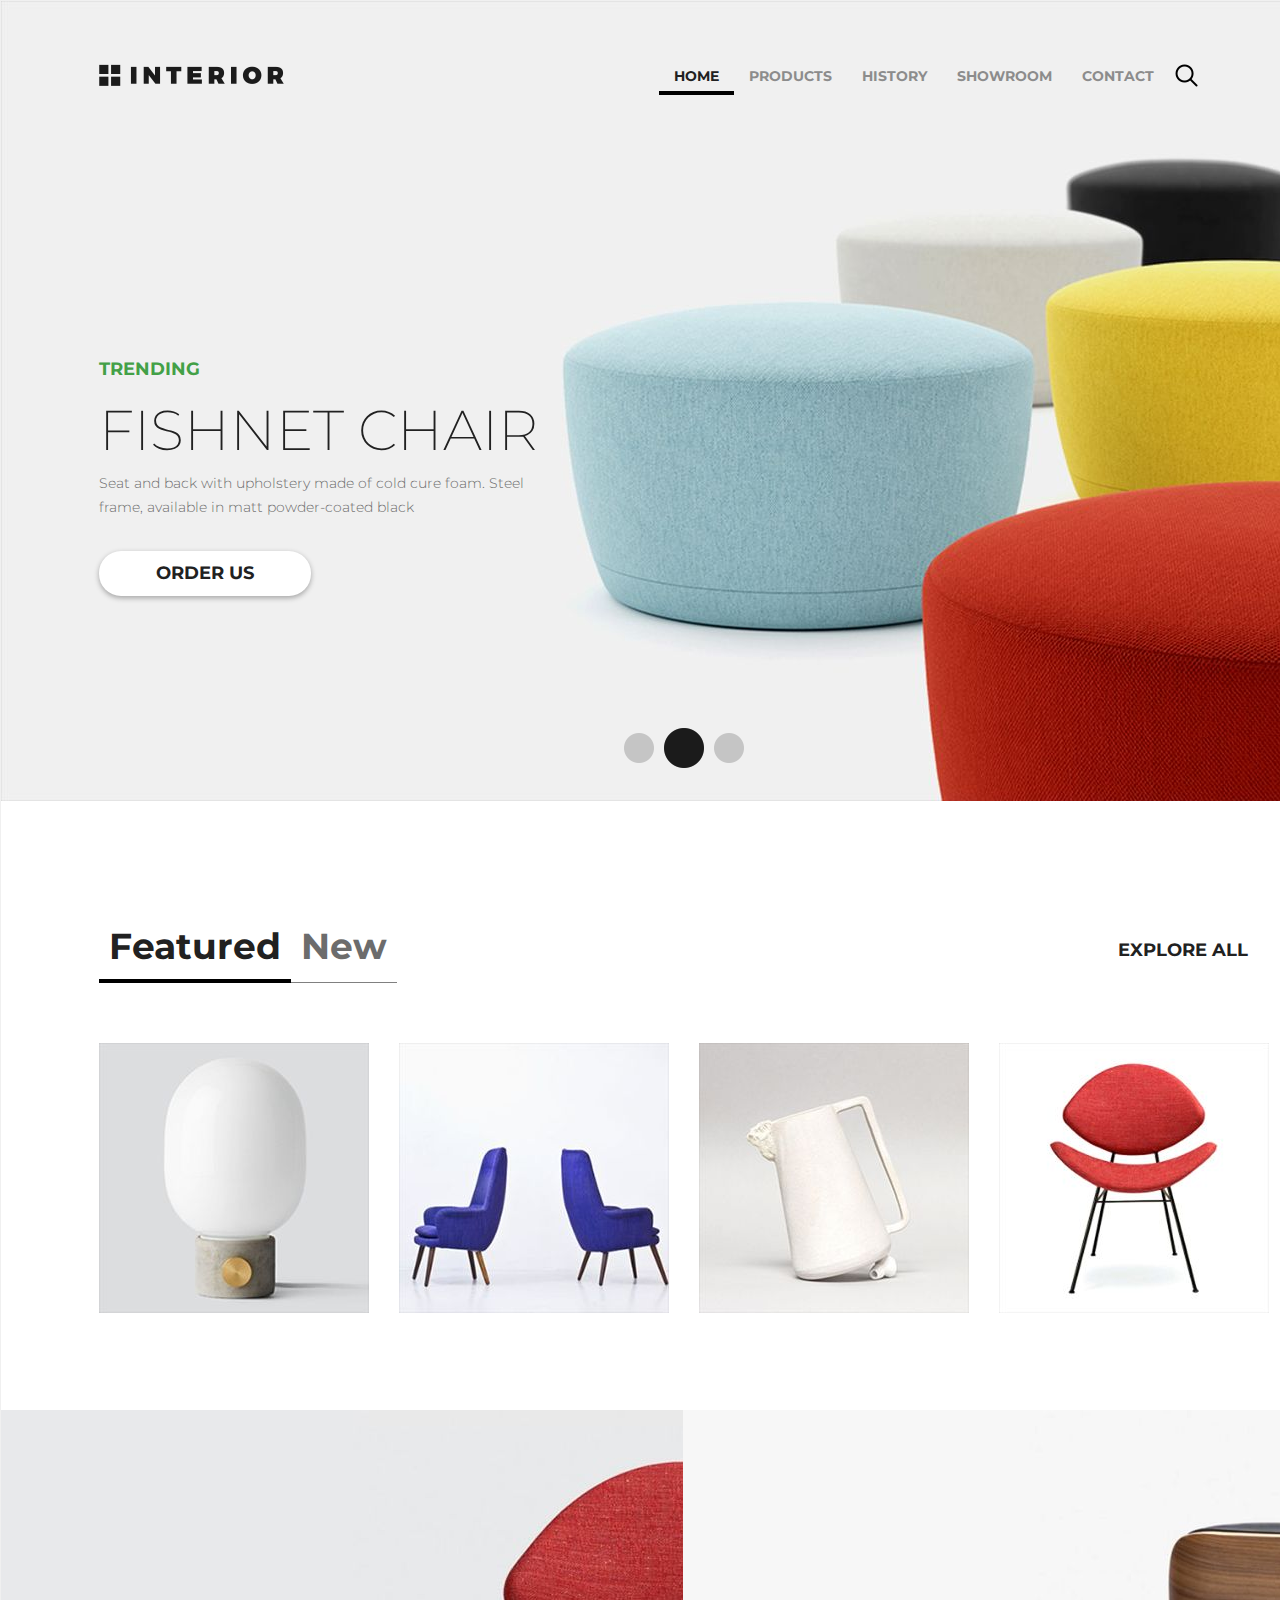
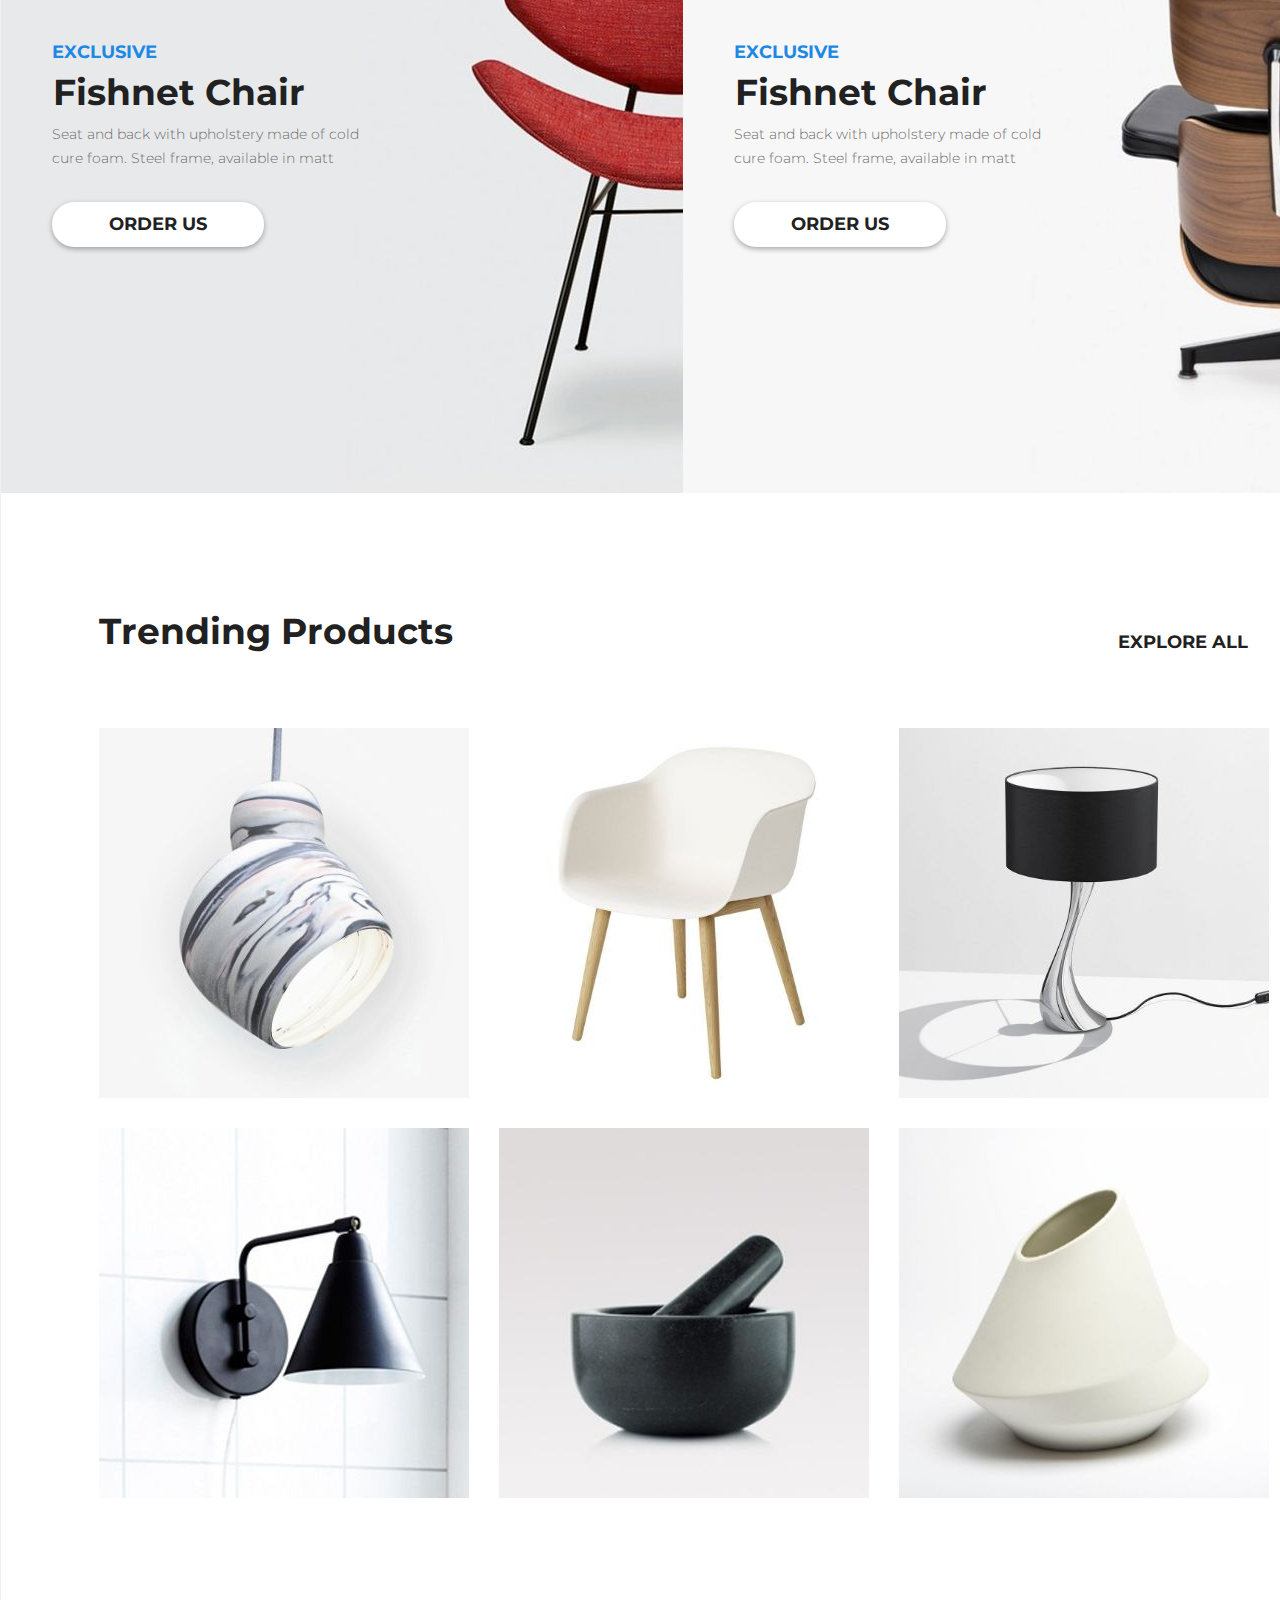
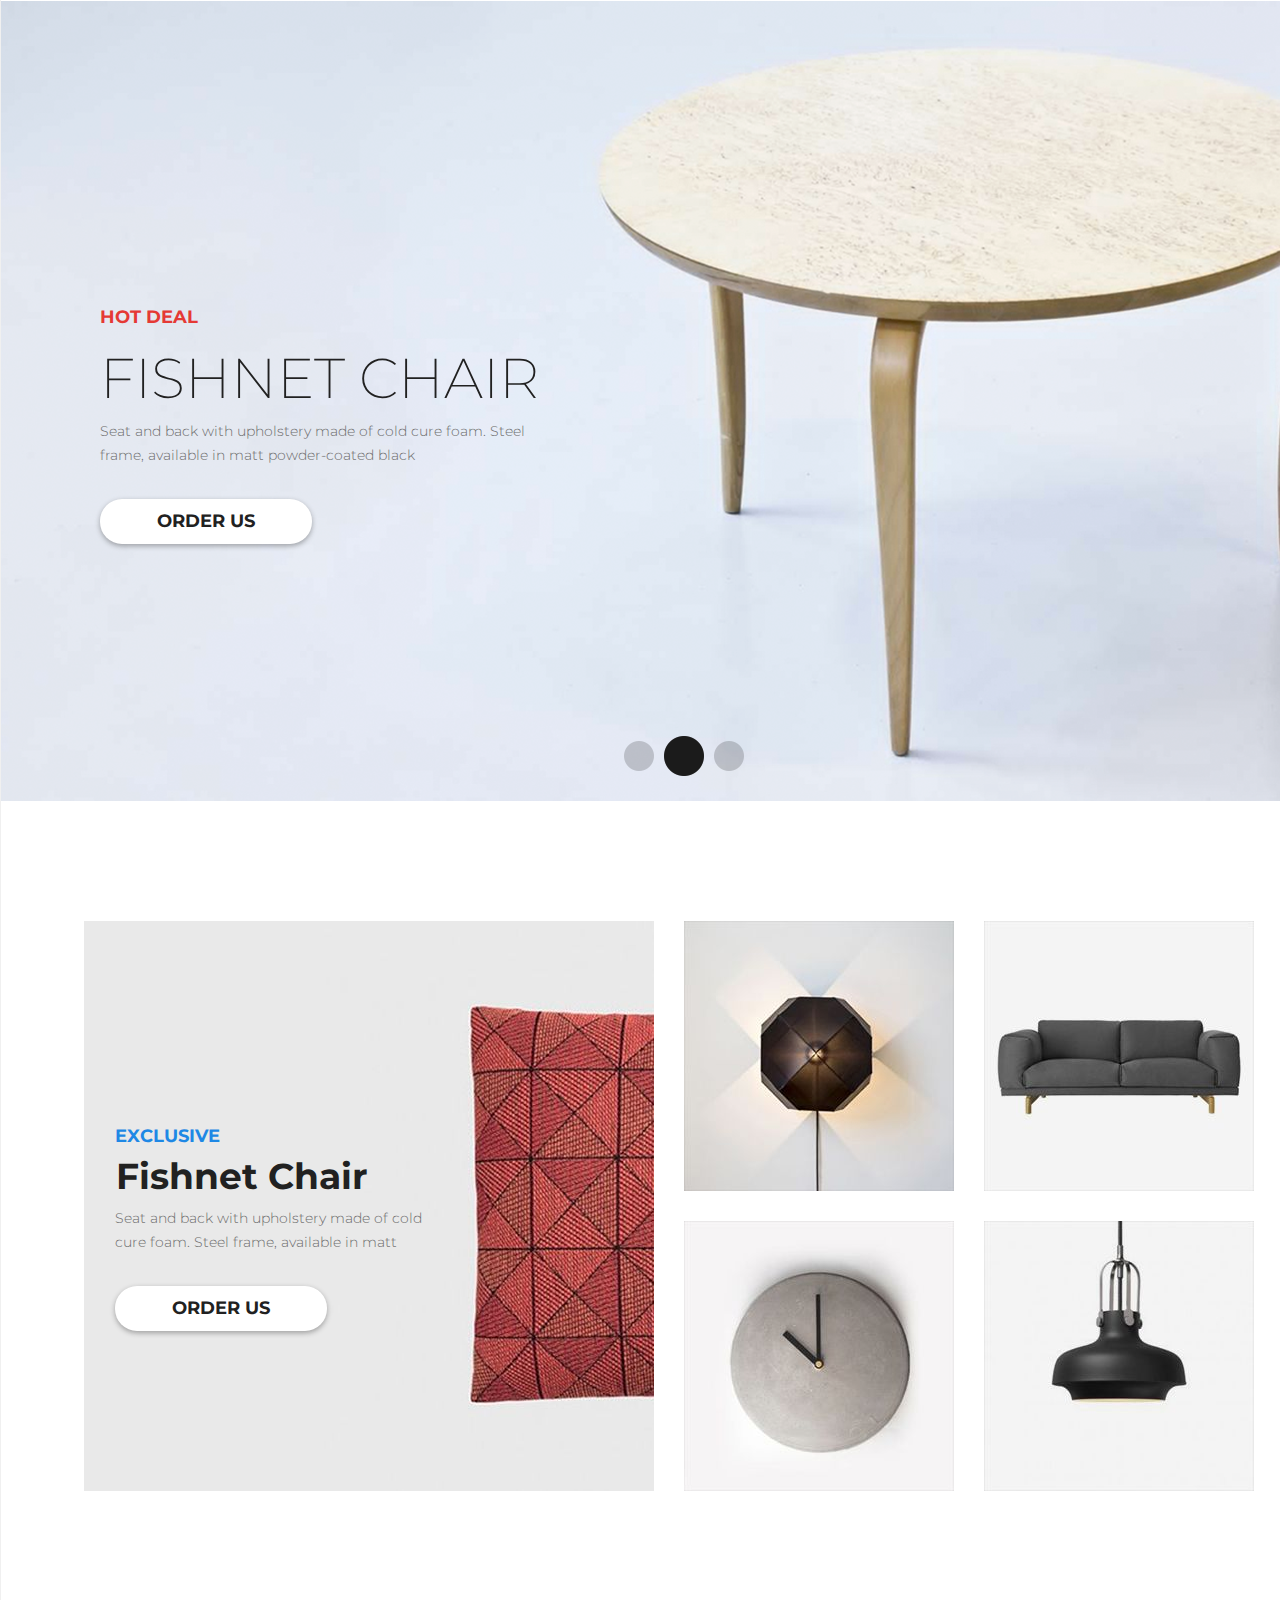
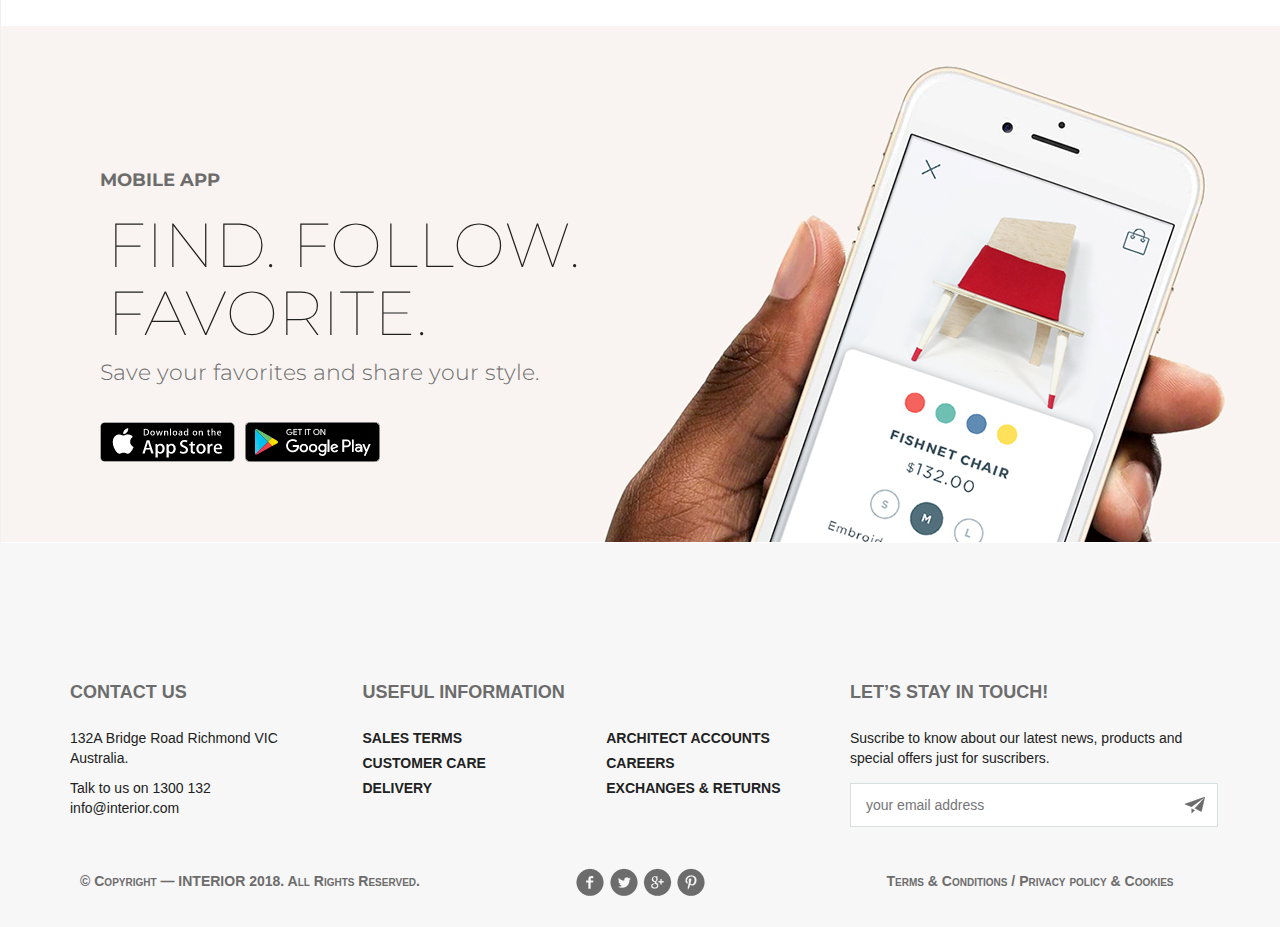
<file: index.html>
<!DOCTYPE html>

<html lang="en">

<head>

  <meta charset="utf-8">
  <meta http-equiv="X-UA-Compatible" content="IE=edge">
  <meta name="viewport" content="width=device-width, initial-scale=1">
  <meta name="description" content="Interior Shop for GB HTML+CSS course">
  <meta name="author" content="Sergey Kubatko">
  <link rel="icon" href="img/favicon.ico">

  <title>Interior Shop</title>

  <!-- Bootstrap -->
  <link href="css/bootstrap.min.css" rel="stylesheet">

  <!-- Custom styles -->
  <link rel="stylesheet" href="css/style.css">

</head>

<body>

  <div class="b-home g-container">

    <div class="g-header">
      <a class="g-header__logo" href="#">
        <img src="img/logo.png" alt="logo">
      </a>
      <a class="g-header__search" href="#">
        <img src="img/search.png" alt="search">
      </a>
      <ul class="g-header__menu">
        <li class="g-header-menu__item_selected"><a href="index.html">HOME</a></li>
        <li class="g-header-menu__item"><a href="catalog.html">PRODUCTS</a></li>
        <li class="g-header-menu__item"><a href="#">HISTORY</a></li>
        <li class="g-header-menu__item"><a href="product.html">SHOWROOM</a></li>
        <li class="g-header-menu__item"><a href="contacts.html">CONTACT</a></li>
      </ul>
    </div>

    <div class="b-home__trending-top">
      <div class="b-home-trending-top__text">
        <h3>TRENDING</h3>
        <h1>Fishnet Chair</h1>
        <p>
          Seat and back with upholstery made of cold cure foam. Steel frame, available in matt powder-coated black
        </p>
        <a href="#">Order Us</a>
      </div>
      <a class="b-home-trending-top__navi" href="#">
        <img src="img/navi.png" alt="navi">
      </a>
      <img class="b-home-trending-top__navi_active" src="img/navi_active.png" alt="active">
    </div>

    <div class="b-home__content">

      <div class="b-home__featured-new">

        <ul class="b-home-featured-new__menu">
          <li class="b-home-featured-new-menu__item_selected"><a href="#">Featured</a></li>
          <li class="b-home-featured-new-menu__item"><a href="#">New</a></li>
        </ul>

        <a href="product.html">
          <h3>explore all</h3>
        </a>

        <ol class="b-home-featured-new__products">
          <li class="b-home-featured-new-products__item-1">
            <a href="#"><img src="img/arrow.png" alt="go"></a>
            <h5>Fishnet Chair</h5>
            <p>
              Seat and back with upholstery made of cold cure foam
            </p>
            <div class="shadow"></div>
          </li>
          <li class="b-home-featured-new-products__item-2">
            <a href="#"><img src="img/arrow.png" alt="go"></a>
            <h5>Fishnet Chair</h5>
            <p>
              Seat and back with upholstery made of cold cure foam
            </p>
            <div class="shadow"></div>
          </li>
          <li class="b-home-featured-new-products__item-3">
            <a href="#"><img src="img/arrow.png" alt="go"></a>
            <h5>Fishnet Chair</h5>
            <p>Seat and back with upholstery made of cold cure foam</p>
            <div class="shadow"></div>
          </li>
          <li class="b-home-featured-new-products__item-4">
            <a href="#"><img src="img/arrow.png" alt="go"></a>
            <h5>Fishnet Chair</h5>
            <p>
              Seat and back with upholstery made of cold cure foam
            </p>
            <div class="shadow"></div>
          </li>
        </ol>

      </div>

      <div class="b-home__promo-1 container-fluid">
        <div class="row">
          <div class="col-md-6">
            <a href="#"><img src="img/promo-img1.jpg" alt="promo1"></a>
            <div class="b-home-promo-1__content">
              <div class="b-home-promo-1__text g-promo">
                <h3>exclusive</h3>
                <h1>Fishnet Chair</h1>
                <p>
                  Seat and back with upholstery made of cold cure foam. Steel frame, available in matt
                </p>
                <a href="#">Order Us</a>
              </div>
            </div>
          </div>
          <div class="col-md-6">
            <a href="#"><img src="img/promo-img2.jpg" alt="promo2"></a>
            <div class="b-home-promo-1__content">
              <div class="b-home-promo-1__text g-promo">
                <h3>exclusive</h3>
                <h1>Fishnet Chair</h1>
                <p>
                  Seat and back with upholstery made of cold cure foam. Steel frame, available in matt
                </p>
                <a href="#">Order Us</a>
              </div>
            </div>
          </div>
        </div>
      </div>

      <div class="b-home__trending">

        <h1>Trending Products</h1>

        <a href="product.html">
          <h3>explore all</h3>
        </a>

        <ol class="b-home-trending__products">
          <li><a href="#"><img src="img/product-11.jpg" alt="product-11"></a></li>
          <li><a href="#"><img src="img/product-21.jpg" alt="product-21"></a></li>
          <li><a href="#"><img src="img/product-31.jpg" alt="product-31"></a></li>
          <li><a href="#"><img src="img/product-41.jpg" alt="product-41"></a></li>
          <li><a href="#"><img src="img/product-51.jpg" alt="product-51"></a></li>
          <li><a href="#"><img src="img/product-61.jpg" alt="product-61"></a></li>
        </ol>

      </div>

      <div class="b-home__hot-deal">

        <div class="b-home-hot-deal__text">
          <h3>Hot deal</h3>
          <h1>Fishnet Chair</h1>
          <p>
            Seat and back with upholstery made of cold cure foam. Steel frame, available in matt powder-coated black
          </p>
          <a href="#">Order Us</a>
        </div>

        <a class="b-home-hot-deal__navi" href="#">
          <img src="img/navi.png" alt="navi">
        </a>
        <img class="b-home-hot-deal__navi_active" src="img/navi_active.png" alt="active">

      </div>

      <ul class="b-home__promo-2">
        <li class="b-home-promo-2__content-1">
          <div class="b-home-promo-2__text g-promo">
            <h3>exclusive</h3>
            <h1>Fishnet Chair</h1>
            <p>
              Seat and back with upholstery made of cold cure foam. Steel frame, available in matt
            </p>
            <a href="#">Order Us</a>
          </div>
        </li>
        <li>
          <ul class="b-home-promo-2__content-2">
            <li><a href="#"><img src="img/product-2-sm.jpg" alt="product-2-sm"></a></li>
            <li><a href="#"><img src="img/product-3-sm.jpg" alt="product-2-sm"></a></li>
            <li><a href="#"><img src="img/product-4-sm.jpg" alt="product-2-sm"></a></li>
            <li><a href="#"><img src="img/product-5-sm.jpg" alt="product-2-sm"></a></li>
          </ul>
        </li>
      </ul>

      <div class="b-home__mobile-app">
        <div class="b-home-mobile-app__text">
          <h3>mobile app</h3>
          <h1>Find. Follow. Favorite.</h1>
          <p>
            Save your favorites and share your style.
          </p>
          <a href="#"><img src="img/app-store.png" alt="app-store"></a>
          <a href="#"><img src="img/google-play.png" alt="google-play"></a>
        </div>
      </div>

    </div>

    <div class="g-footer__clr"></div>

  </div>

  <div class="g-footer">

    <div class="g-footer__info container">
      <div class="row">
        <div class="col-md-3">
          <h1>Contact Us</h1>
          <p>
            132A Bridge Road Richmond VIC<br> Australia.
          </p>
          <p>
            Talk to us on 1300 132<br> info@interior.com
          </p>
        </div>
        <div class="col-md-5">
          <h1>Useful Information</h1>
          <div class="row">
            <div class="col-md-6">
              <ol>
                <li><a href="#">Sales terms</a></li>
                <li><a href="#">Customer care</a></li>
                <li><a href="#">Delivery</a></li>
              </ol>
            </div>
            <div class="col-md-6">
              <ol>
                <li><a href="#">Architect accounts</a></li>
                <li><a href="#">Careers</a></li>
                <li><a href="#">Exchanges &amp; returns</a></li>
              </ol>
            </div>
          </div>
        </div>
        <div class="col-md-4">
          <h1>Let’s Stay in Touch!</h1>
          <p>
            Suscribe to know about our latest news, products and special offers just for suscribers.
          </p>
          <input type="email" placeholder="your email address">
          <a href="#"><img src="img/submit.png" alt="submit"></a>
        </div>
      </div>
    </div>

    <div class="g-footer__legal container">
      <div class="row">
        <div class="col-md-4">
          <p>
            &copy;&nbsp;Copyright&nbsp;&mdash; INTERIOR 2018. All Rights Reserved.
          </p>
        </div>
        <div class="col-md-4">
          <a href="#"><img src="img/social-links.png" alt="social-links"></a>
        </div>
        <div class="col-md-4">
          <p>
            Terms &amp;&nbsp;Conditions&nbsp;/ Privacy policy &amp;&nbsp;Cookies
          </p>
        </div>
      </div>
    </div>

  </div>

  <!-- jQuery (necessary for Bootstrap's JavaScript plugins) -->
  <script src="https://ajax.googleapis.com/ajax/libs/jquery/1.12.4/jquery.min.js"></script>
  <!-- Include all compiled plugins (below), or include individual files as needed -->
  <script src="js/bootstrap.min.js"></script>

</body>

</html>
</file>
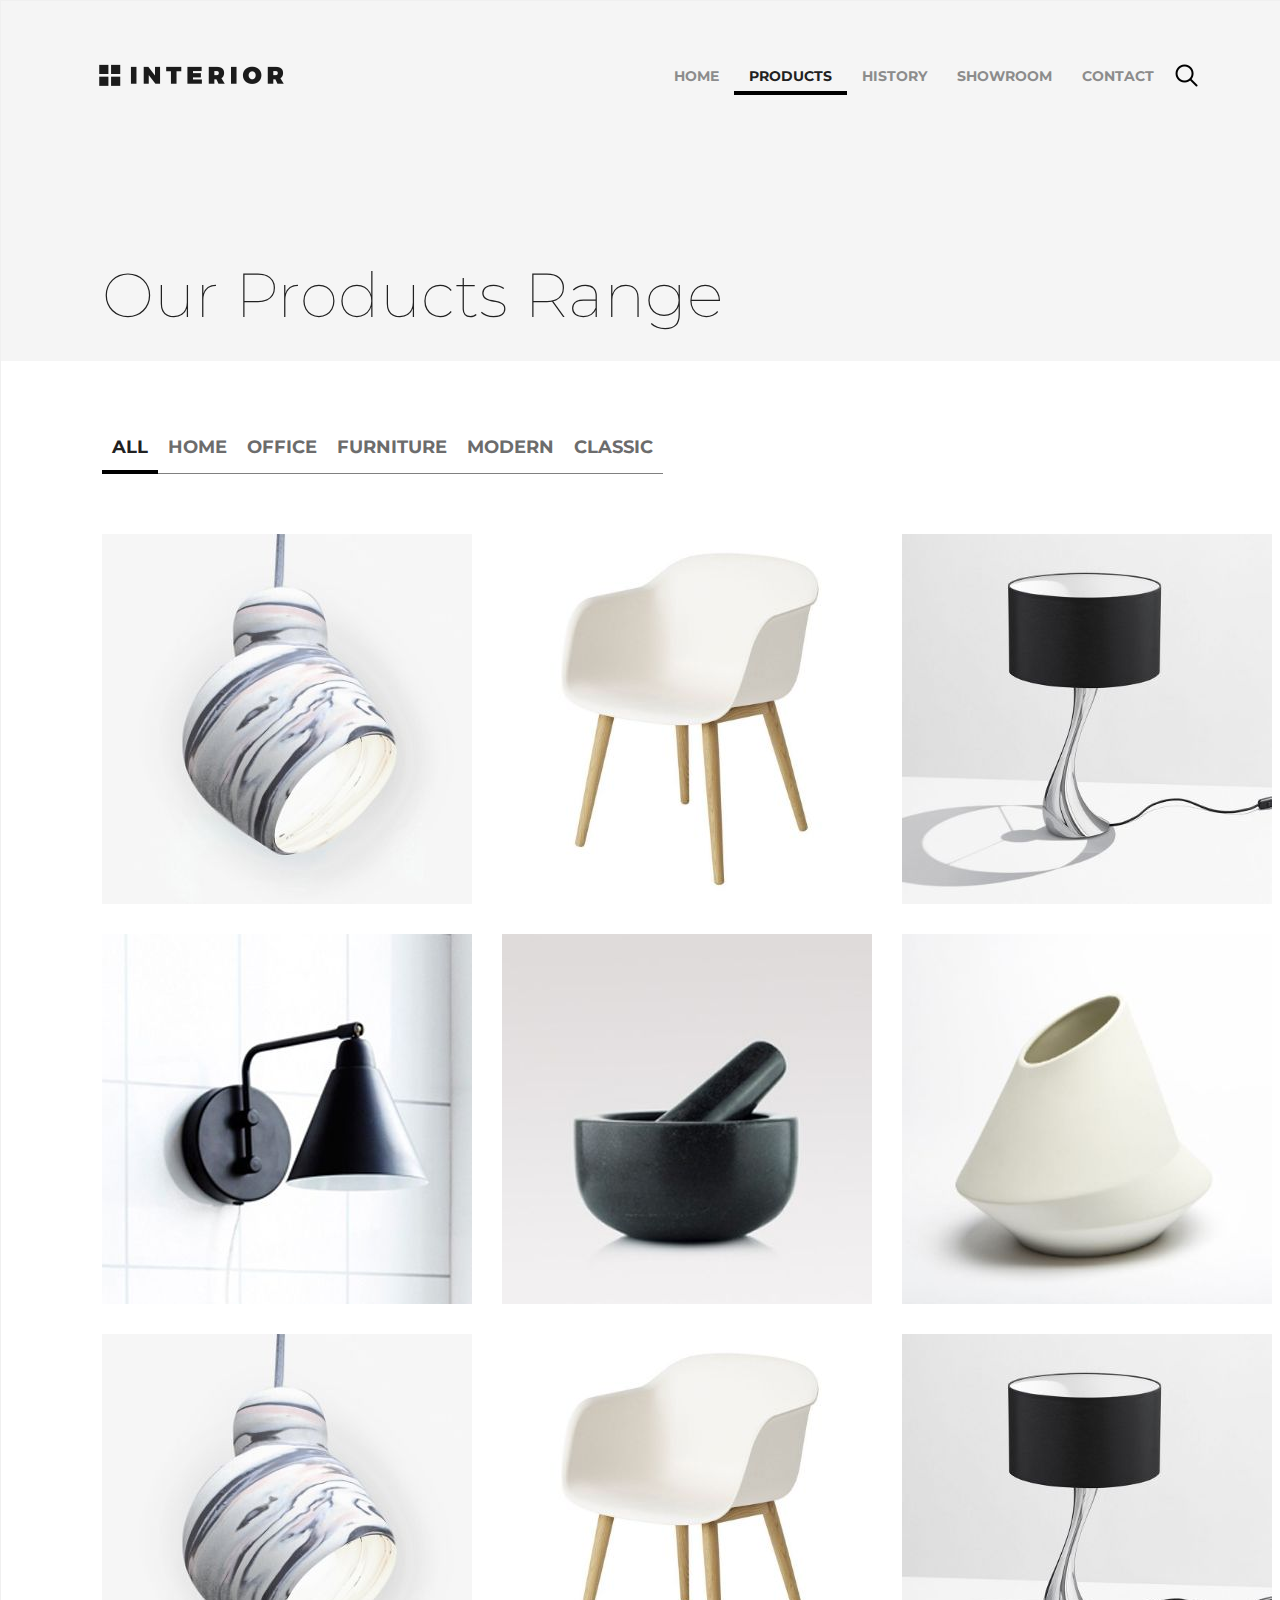
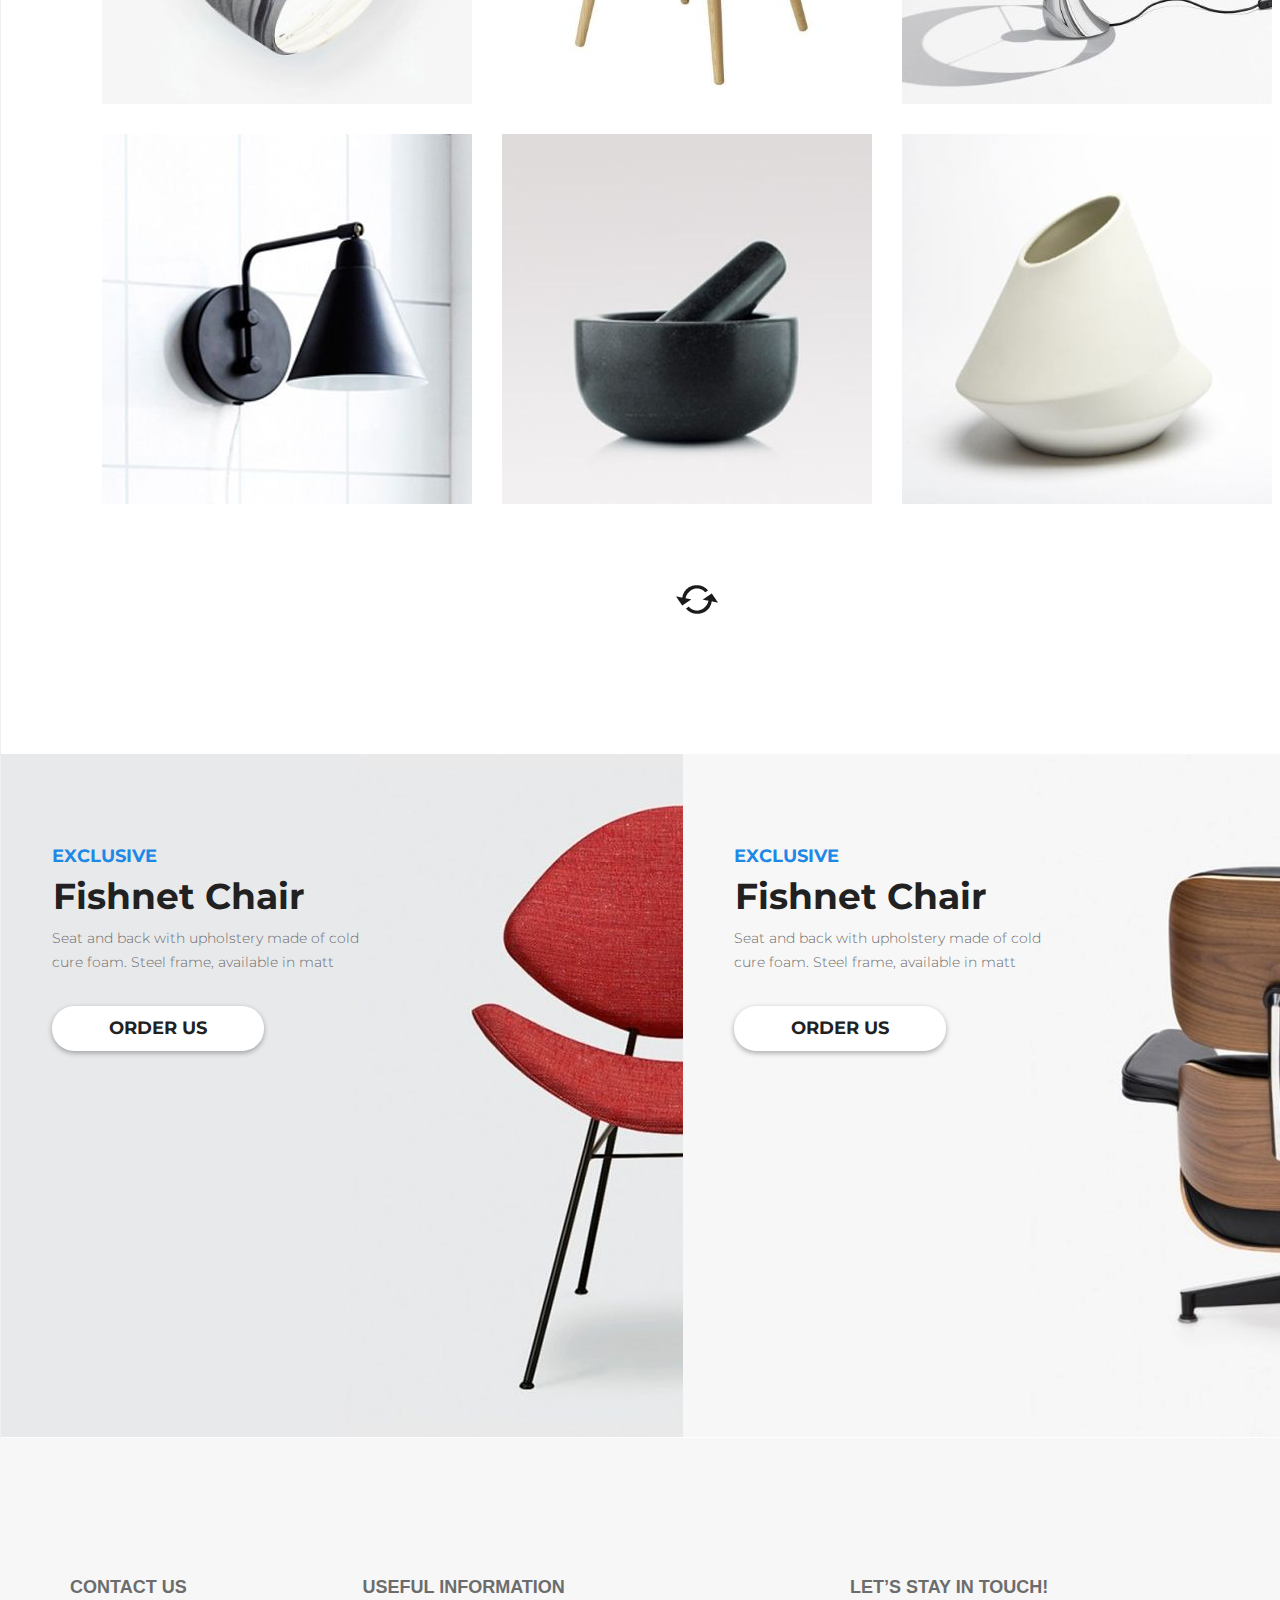
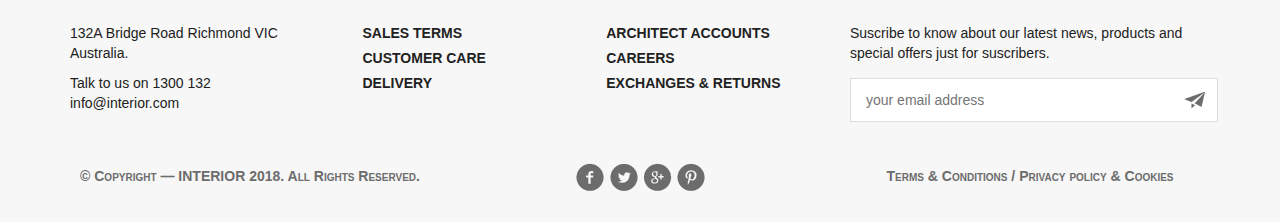
<file: catalog.html>
<!DOCTYPE html>

<html lang="en">

<head>

    <meta charset="utf-8">
    <meta http-equiv="X-UA-Compatible" content="IE=edge">
    <meta name="viewport" content="width=device-width, initial-scale=1">
    <meta name="description" content="Interior Shop for GB HTML+CSS course">
    <meta name="author" content="Sergey Kubatko">
    <link rel="icon" href="img/favicon.ico">

    <title>Interior Shop</title>

    <!-- Bootstrap -->
    <link href="css/bootstrap.min.css" rel="stylesheet">

    <!-- Custom styles -->
    <link rel="stylesheet" href="css/style.css">

</head>

<body>
   
    <div class="b-catalog g-container">

        <div class="g-header">
            <a class="g-header__logo" href="#">
                <img src="img/logo.png" alt="logo">
            </a>
            <a class="g-header__search" href="#">
                <img src="img/search.png" alt="search">
            </a>
            <ul class="g-header__menu">
                <li class="g-header-menu__item"><a href="index.html">HOME</a></li>
                <li class="g-header-menu__item_selected"><a href="catalog.html">PRODUCTS</a></li>
                <li class="g-header-menu__item"><a href="#">HISTORY</a></li>
                <li class="g-header-menu__item"><a href="product.html">SHOWROOM</a></li>
                <li class="g-header-menu__item"><a href="contacts.html">CONTACT</a></li>
            </ul>
        </div>
        
        <div class="b-catalog__title">
            <h1>Our Products Range</h1>
        </div>
        
        <div class="b-catalog__content">
            
            <ul class="b-catalog-content__menu">
                <li class="b-catalog-content-menu__item_selected"><a href="#">All</a></li>
                <li class="b-catalog-content-menu__item"><a href="#">HOME</a></li>
                <li class="b-catalog-content-menu__item"><a href="#">OFFICE</a></li>
                <li class="b-catalog-content-menu__item"><a href="#">FURNITURE</a></li>
                <li class="b-catalog-content-menu__item"><a href="#">MODERN</a></li>
                <li class="b-catalog-content-menu__item"><a href="#">CLASSIC</a></li>
            </ul>
        
            <ol class="b-catalog__products">
                <li><a href="#"><img src="img/product-11.jpg" alt="product-11"></a></li>
                <li><a href="#"><img src="img/product-21.jpg" alt="product-21"></a></li>
                <li><a href="#"><img src="img/product-31.jpg" alt="product-31"></a></li>
                <li><a href="#"><img src="img/product-41.jpg" alt="product-41"></a></li>
                <li><a href="#"><img src="img/product-51.jpg" alt="product-51"></a></li>
                <li><a href="#"><img src="img/product-61.jpg" alt="product-61"></a></li>
                <li><a href="#"><img src="img/product-11.jpg" alt="product-11"></a></li>
                <li><a href="#"><img src="img/product-21.jpg" alt="product-21"></a></li>
                <li><a href="#"><img src="img/product-31.jpg" alt="product-31"></a></li>
                <li><a href="#"><img src="img/product-41.jpg" alt="product-41"></a></li>
                <li><a href="#"><img src="img/product-51.jpg" alt="product-51"></a></li>
                <li><a href="#"><img src="img/product-61.jpg" alt="product-61"></a></li>
            </ol>
            
            <a class="b-catalog-products__refresh" href="#"><img src="img/refresh.png" alt="refresh"></a>
            
        </div>
        
        <div class="b-catalog__promo container-fluid">
            <div class="row">
                <div class="col-md-6">
                    <a href="#"><img src="img/promo-img1.jpg" alt="promo1"></a>
                    <div class="b-catalog-promo__content">
                        <div class="b-home-promo-1__text g-promo">
                            <h3>exclusive</h3>
                            <h1>Fishnet Chair</h1>
                            <p>
                                Seat and back with upholstery made of cold cure foam. Steel frame, available in matt
                            </p>
                            <a href="#">Order Us</a>
                        </div>
                    </div>                        
                </div>
                <div class="col-md-6">
                    <a href="#"><img src="img/promo-img2.jpg" alt="promo2"></a>
                    <div class="b-catalog-promo__content">
                        <div class="b-home-promo-1__text g-promo">
                            <h3>exclusive</h3>
                            <h1>Fishnet Chair</h1>
                            <p>
                                Seat and back with upholstery made of cold cure foam. Steel frame, available in matt
                            </p>
                            <a href="#">Order Us</a>
                        </div>
                    </div>                        
                </div>
            </div>
        </div>

    <div class="g-footer__clr"></div>
        
    </div>
    
    <div class="g-footer">

        <div class="g-footer__info container">
            <div class="row">
                <div class="col-md-3">
                    <h1>Contact Us</h1>
                    <p>
                        132A Bridge Road Richmond VIC<br>
                        Australia.
                    </p>
                    <p>
                        Talk to us on 1300 132<br>
                        info@interior.com
                    </p>
                </div>
                <div class="col-md-5">
                    <h1>Useful Information</h1>
                    <div class="row">
                        <div class="col-md-6">
                            <ol>
                                <li><a href="#">Sales terms</a></li>
                                <li><a href="#">Customer care</a></li>
                                <li><a href="#">Delivery</a></li>
                            </ol>
                        </div>
                        <div class="col-md-6">
                            <ol>
                                <li><a href="#">Architect accounts</a></li>
                                <li><a href="#">Careers</a></li>
                                <li><a href="#">Exchanges &amp; returns</a></li>
                            </ol>
                        </div>
                    </div>
                </div>
                <div class="col-md-4">
                    <h1>Let’s Stay in Touch!</h1>
                    <p>
                        Suscribe to know about our latest news, products and special offers just for suscribers.
                    </p>
                    <input type="email" placeholder="your email address">
                    <a href="#"><img src="img/submit.png" alt="submit"></a>
                </div>
            </div>
        </div>

        <div class="g-footer__legal container">
            <div class="row">
                <div class="col-md-4">
                    <p>
                        &copy;&nbsp;Copyright&nbsp;&mdash; INTERIOR 2018. All Rights Reserved.
                    </p>
                </div>
                <div class="col-md-4">
                    <a href="#"><img src="img/social-links.png" alt="social-links"></a>
                </div>
                <div class="col-md-4">
                    <p>
                        Terms &amp;&nbsp;Conditions&nbsp;/ Privacy policy &amp;&nbsp;Cookies
                    </p>
                </div>
            </div>
        </div>

    </div>
    
    <!-- jQuery (necessary for Bootstrap's JavaScript plugins) -->
    <script src="https://ajax.googleapis.com/ajax/libs/jquery/1.12.4/jquery.min.js"></script>
    <!-- Include all compiled plugins (below), or include individual files as needed -->
    <script src="js/bootstrap.min.js"></script>
    
</body>

</html>
</file>
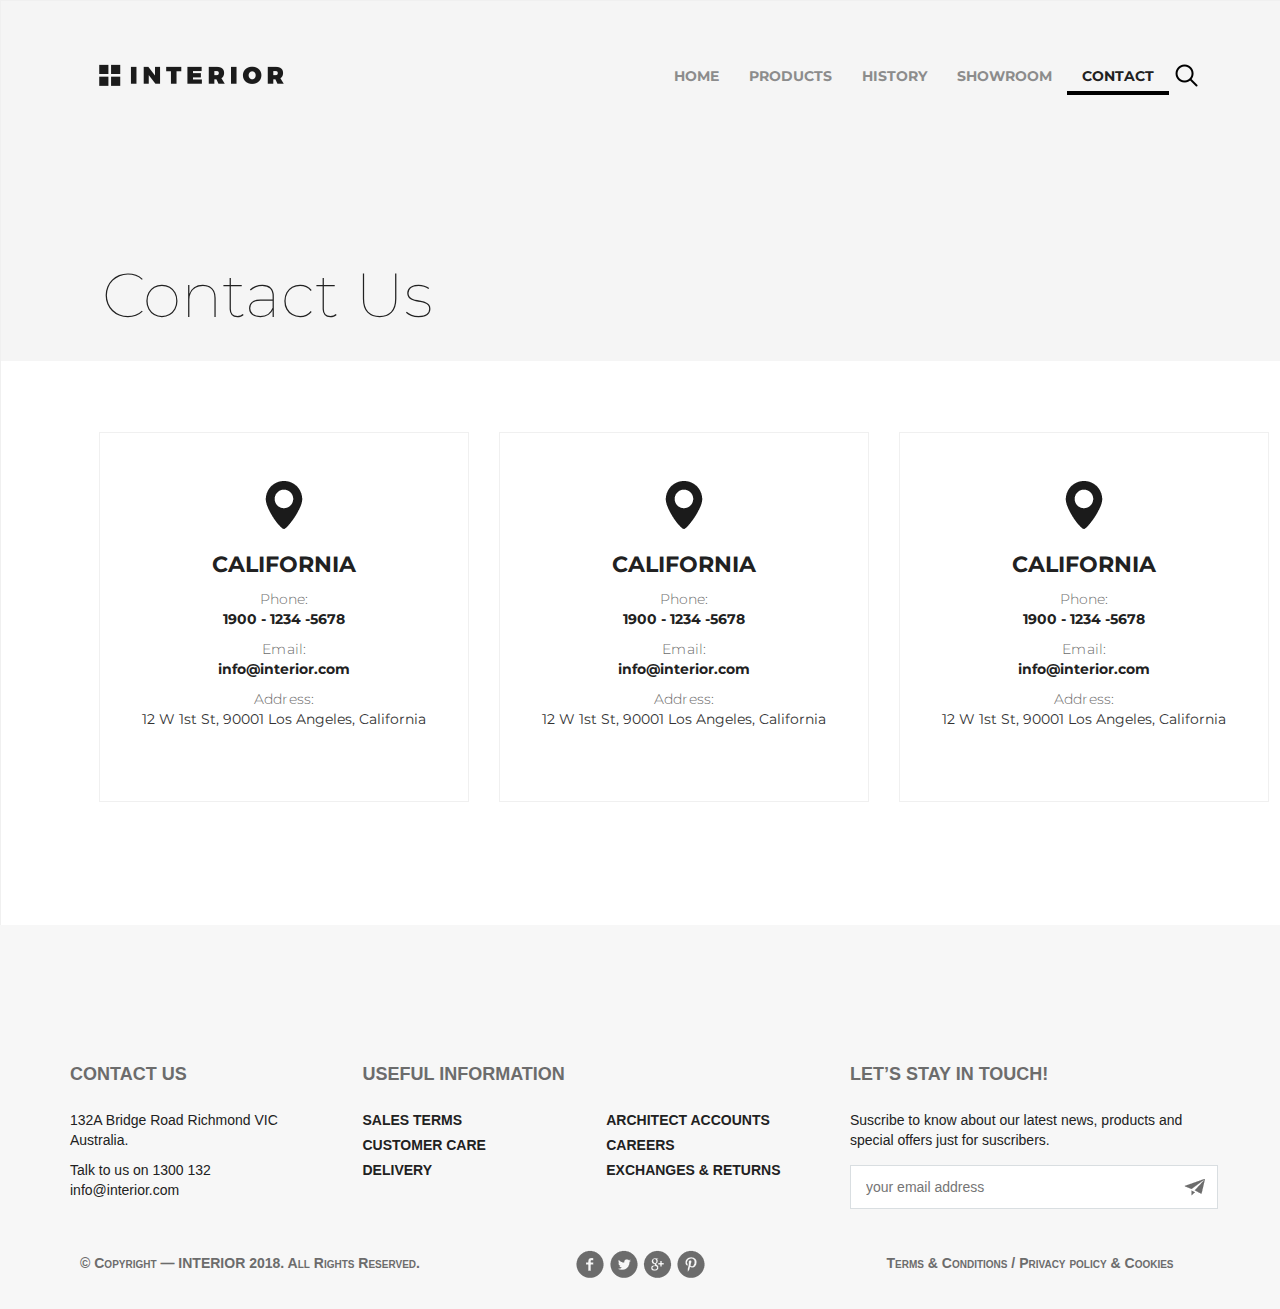
<file: contacts.html>
<!DOCTYPE html>

<html lang="en">

<head>

    <meta charset="utf-8">
    <meta http-equiv="X-UA-Compatible" content="IE=edge">
    <meta name="viewport" content="width=device-width, initial-scale=1">
    <meta name="description" content="Interior Shop for GB HTML+CSS course">
    <meta name="author" content="Sergey Kubatko">
    <link rel="icon" href="img/favicon.ico">

    <title>Interior Shop</title>

    <!-- Bootstrap -->
    <link href="css/bootstrap.min.css" rel="stylesheet">

    <!-- Custom styles -->
    <link rel="stylesheet" href="css/style.css">

</head>

<body>

    <div class="b-contacts g-container">

        <div class="g-header">
            <a class="g-header__logo" href="#">
                <img src="img/logo.png" alt="logo">
            </a>
            <a class="g-header__search" href="#">
                <img src="img/search.png" alt="search">
            </a>
            <ul class="g-header__menu">
                <li class="g-header-menu__item"><a href="index.html">HOME</a></li>
                <li class="g-header-menu__item"><a href="catalog.html">PRODUCTS</a></li>
                <li class="g-header-menu__item"><a href="#">HISTORY</a></li>
                <li class="g-header-menu__item"><a href="product.html">SHOWROOM</a></li>
                <li class="g-header-menu__item_selected"><a href="contacts.html">CONTACT</a></li>
            </ul>
        </div>

        <div class="b-contacts__title">
            <h1>Contact Us</h1>
        </div>

        <div class="b-contacts__content">

            <ol class="b-contacts__cards">
                <li>
                    <a href="#">
                        <img src="img/location.png" alt="location">
                    </a>
                    <h1>California</h1>
                    <h6>Phone:</h6>
                    <h2>1900 - 1234 -5678</h2>
                    <h6>Email:</h6>
                    <h2>info@interior.com</h2>
                    <h6>Address:</h6>
                    <p>12 W 1st St, 90001 Los Angeles, California</p>
                </li>
                <li>
                    <a href="#">
                        <img src="img/location.png" alt="location">
                    </a>
                    <h1>California</h1>
                    <h6>Phone:</h6>
                    <h2>1900 - 1234 -5678</h2>
                    <h6>Email:</h6>
                    <h2>info@interior.com</h2>
                    <h6>Address:</h6>
                    <p>12 W 1st St, 90001 Los Angeles, California</p>
                </li>
                <li>
                    <a href="#">
                        <img src="img/location.png" alt="location">
                    </a>
                    <h1>California</h1>
                    <h6>Phone:</h6>
                    <h2>1900 - 1234 -5678</h2>
                    <h6>Email:</h6>
                    <h2>info@interior.com</h2>
                    <h6>Address:</h6>
                    <p>12 W 1st St, 90001 Los Angeles, California</p>
                </li>
            </ol>

        </div>

        <div class="g-footer__clr"></div>

    </div>

    <div class="g-footer">

        <div class="g-footer__info container">
            <div class="row">
                <div class="col-md-3">
                    <h1>Contact Us</h1>
                    <p>
                        132A Bridge Road Richmond VIC<br>
                        Australia.
                    </p>
                    <p>
                        Talk to us on 1300 132<br>
                        info@interior.com
                    </p>
                </div>
                <div class="col-md-5">
                    <h1>Useful Information</h1>
                    <div class="row">
                        <div class="col-md-6">
                            <ol>
                                <li><a href="#">Sales terms</a></li>
                                <li><a href="#">Customer care</a></li>
                                <li><a href="#">Delivery</a></li>
                            </ol>
                        </div>
                        <div class="col-md-6">
                            <ol>
                                <li><a href="#">Architect accounts</a></li>
                                <li><a href="#">Careers</a></li>
                                <li><a href="#">Exchanges &amp; returns</a></li>
                            </ol>
                        </div>
                    </div>
                </div>
                <div class="col-md-4">
                    <h1>Let’s Stay in Touch!</h1>
                    <p>
                        Suscribe to know about our latest news, products and special offers just for suscribers.
                    </p>
                    <input type="email" placeholder="your email address">
                    <a href="#"><img src="img/submit.png" alt="submit"></a>
                </div>
            </div>
        </div>

        <div class="g-footer__legal container">
            <div class="row">
                <div class="col-md-4">
                    <p>&copy;&nbsp;Copyright&nbsp;&mdash; INTERIOR 2018. All Rights Reserved.</p>
                </div>
                <div class="col-md-4">
                    <a href="#"><img src="img/social-links.png" alt="social-links"></a>
                </div>
                <div class="col-md-4">
                    <p>
                        Terms &amp;&nbsp;Conditions&nbsp;/ Privacy policy &amp;&nbsp;Cookies
                    </p>
                </div>
            </div>
        </div>

    </div>

    <!-- jQuery (necessary for Bootstrap's JavaScript plugins) -->
    <script src="https://ajax.googleapis.com/ajax/libs/jquery/1.12.4/jquery.min.js"></script>
    <!-- Include all compiled plugins (below), or include individual files as needed -->
    <script src="js/bootstrap.min.js"></script>

</body>

</html>
</file>
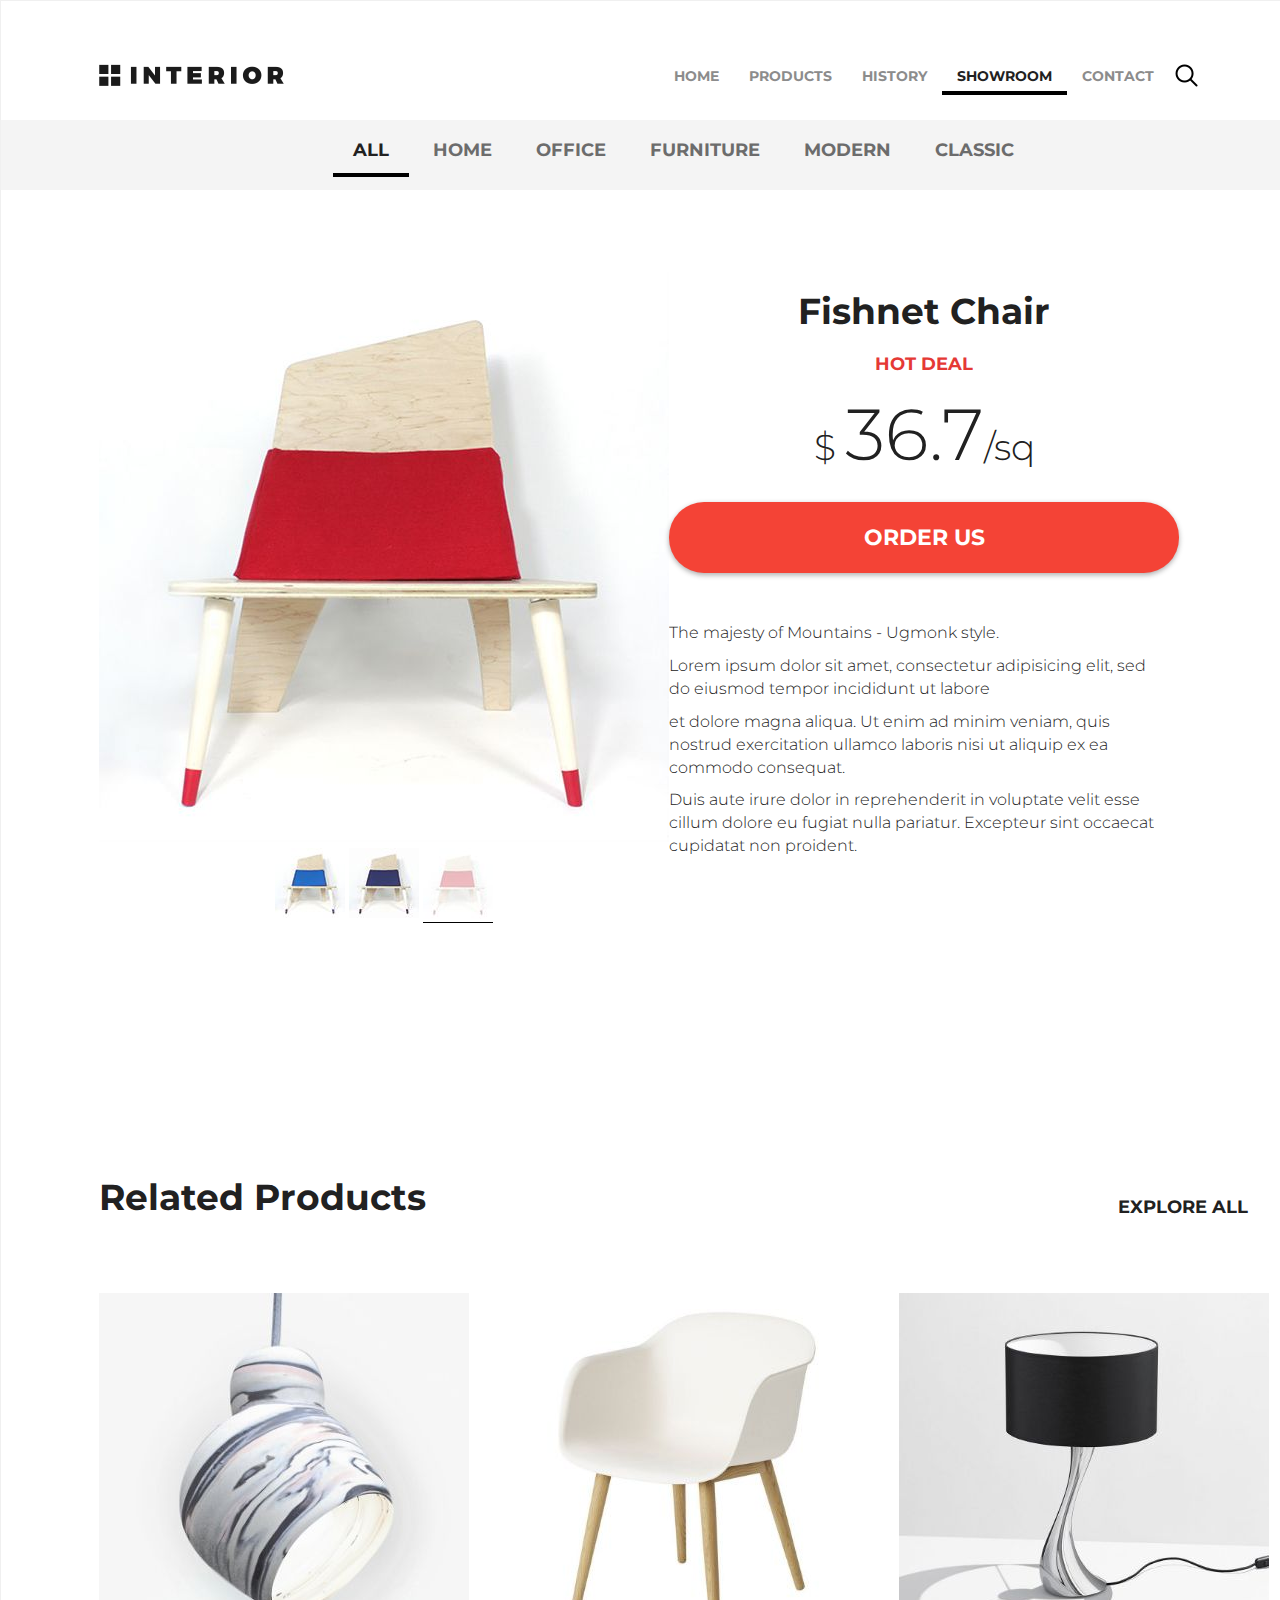
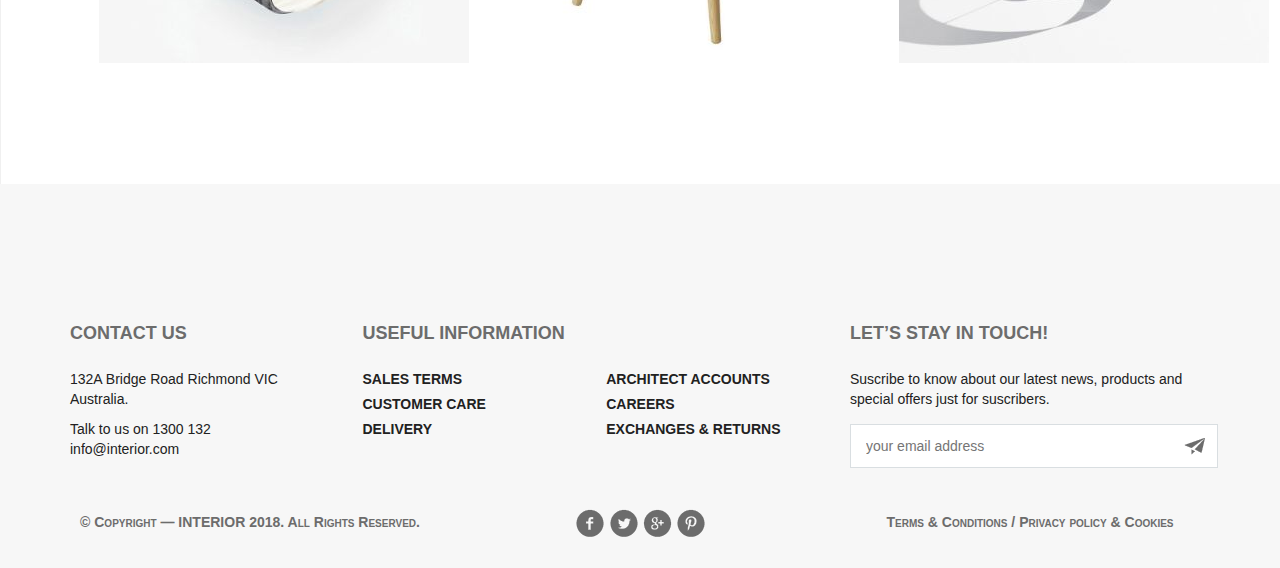
<file: product.html>
<!DOCTYPE html>

<html lang="en">

<head>

    <meta charset="utf-8">
    <meta http-equiv="X-UA-Compatible" content="IE=edge">
    <meta name="viewport" content="width=device-width, initial-scale=1">
    <meta name="description" content="Interior Shop for GB HTML+CSS course">
    <meta name="author" content="Sergey Kubatko">
    <link rel="icon" href="img/favicon.ico">

    <title>Interior Shop</title>

    <!-- Bootstrap -->
    <link href="css/bootstrap.min.css" rel="stylesheet">

    <!-- Custom styles -->
    <link rel="stylesheet" href="css/style.css">

</head>

<body>

    <div class="b-product g-container">

        <div class="g-header">
            <a class="g-header__logo" href="#">
                <img src="img/logo.png" alt="logo">
            </a>
            <a class="g-header__search" href="#">
                <img src="img/search.png" alt="search">
            </a>
            <ul class="g-header__menu">
                <li class="g-header-menu__item"><a href="index.html">HOME</a></li>
                <li class="g-header-menu__item"><a href="catalog.html">PRODUCTS</a></li>
                <li class="g-header-menu__item"><a href="#">HISTORY</a></li>
                <li class="g-header-menu__item_selected"><a href="#">SHOWROOM</a></li>
                <li class="g-header-menu__item"><a href="contacts.html">CONTACT</a></li>
            </ul>
        </div>

        <ul class="b-product-category__menu">
            <li class="b-product-category-menu__item_selected"><a href="#">All</a></li>
            <li class="b-product-category-menu__item"><a href="#">HOME</a></li>
            <li class="b-product-category-menu__item"><a href="#">OFFICE</a></li>
            <li class="b-product-category-menu__item"><a href="#">FURNITURE</a></li>
            <li class="b-product-category-menu__item"><a href="#">MODERN</a></li>
            <li class="b-product-category-menu__item"><a href="#">CLASSIC</a></li>
        </ul>

        <div class="b-product__content">
           
            <div class="b-product__showcase">
                <div class="b-product-showcase__slider">
                    <img src="img/slider-3.jpg" alt="slider-3">
                    <ul>
                        <li class="b-product-showcase-slider__item"><a href="#"><img src="img/slider-tmb-1.jpg" alt="slider-tmb-1"></a></li>
                        <li class="b-product-showcase-slider__item"><a href="#"><img src="img/slider-tmb-2.jpg" alt="slider-tmb-2"></a></li>
                        <li class="b-product-showcase-slider__item_selected"><a href="#"><img src="img/slider-tmb-3.jpg" alt="slider-tmb-3"></a></li>
                    </ul>
                </div>
                <div class="b-product-showcase__details">
                    <div class="b-product-showcase__text">
                        <h3>Fishnet Chair</h3>
                        <h5>Hot Deal</h5>
                        <h1>$ <b>36.7</b>/sq</h1>
                        <a href="#">Order Us</a>
                        <p>The majesty of Mountains - Ugmonk style.</p>
                        <p>
                            Lorem ipsum dolor sit amet, consectetur adipisicing elit, sed do eiusmod tempor incididunt ut labore
                        </p>
                        <p>
                            et dolore magna aliqua. Ut enim ad minim veniam, quis nostrud exercitation ullamco laboris nisi ut aliquip ex ea commodo consequat.
                        </p>
                        <p>
                            Duis aute irure dolor in reprehenderit in voluptate velit esse cillum dolore eu fugiat nulla pariatur. Excepteur sint occaecat cupidatat non proident.
                        </p>
                    </div>
                </div>
            </div>
            
            <div class="b-product__related">

                <h1>Related Products</h1>

                <a href="#"><h3>explore all</h3></a>

                <ol class="b-product-related__products">
                    <li><a href="#"><img src="img/product-11.jpg" alt="product-11"></a></li>
                    <li><a href="#"><img src="img/product-21.jpg" alt="product-21"></a></li>
                    <li><a href="#"><img src="img/product-31.jpg" alt="product-31"></a></li>
                </ol>

            </div>
            
        </div>

        <div class="g-footer__clr"></div>

    </div>

    <div class="g-footer">

        <div class="g-footer__info container">
            <div class="row">
                <div class="col-md-3">
                    <h1>Contact Us</h1>
                    <p>
                        132A Bridge Road Richmond VIC<br>
                        Australia.
                    </p>
                    <p>
                        Talk to us on 1300 132<br>
                        info@interior.com
                    </p>
                </div>
                <div class="col-md-5">
                    <h1>Useful Information</h1>
                    <div class="row">
                        <div class="col-md-6">
                            <ol>
                                <li><a href="#">Sales terms</a></li>
                                <li><a href="#">Customer care</a></li>
                                <li><a href="#">Delivery</a></li>
                            </ol>
                        </div>
                        <div class="col-md-6">
                            <ol>
                                <li><a href="#">Architect accounts</a></li>
                                <li><a href="#">Careers</a></li>
                                <li><a href="#">Exchanges &amp; returns</a></li>
                            </ol>
                        </div>
                    </div>
                </div>
                <div class="col-md-4">
                    <h1>Let’s Stay in Touch!</h1>
                    <p>
                        Suscribe to know about our latest news, products and special offers just for suscribers.
                    </p>
                    <input type="email" placeholder="your email address">
                    <a href="#"><img src="img/submit.png" alt="submit"></a>
                </div>
            </div>
        </div>

        <div class="g-footer__legal container">
            <div class="row">
                <div class="col-md-4">
                    <p>
                        &copy;&nbsp;Copyright&nbsp;&mdash; INTERIOR 2018. All Rights Reserved.
                    </p>
                </div>
                <div class="col-md-4">
                    <a href="#"><img src="img/social-links.png" alt="social-links"></a>
                </div>
                <div class="col-md-4">
                    <p>
                        Terms &amp;&nbsp;Conditions&nbsp;/ Privacy policy &amp;&nbsp;Cookies
                    </p>
                </div>
            </div>
        </div>

    </div>

    <!-- jQuery (necessary for Bootstrap's JavaScript plugins) -->
    <script src="https://ajax.googleapis.com/ajax/libs/jquery/1.12.4/jquery.min.js"></script>
    <!-- Include all compiled plugins (below), or include individual files as needed -->
    <script src="js/bootstrap.min.js"></script>

</body>

</html>
</file>
<file: css/style.css>
@import url('https://fonts.googleapis.com/css?family=Montserrat:100,300,700');

* {
  margin: 0;
  padding: 0;
}

html,
body {
  height: 100%;
}

.g-container {
  font-family: 'Montserrat', sans-serif;
  margin: 0 auto;
  max-width: 1366px;
  min-width: 1366px;
  border: 1px solid #f0f0f0;
}

.g-header {
  height: 119px;
  position: relative;
  z-index: 100;
}

.g-header__logo {
  float: left;
  width: 185px;
  height: 22px;
  margin-left: 98px;
  margin-top: 63px;
}

.g-header__search {
  float: right;
  margin-right: 167px;
  margin-top: 63px;
}

.g-header__menu {
  float: right;
  list-style-type: none;
  margin-right: 6px;
  margin-top: 60px;
}

.g-header__menu li {
  float: left;
  padding: 0px 15px;
}

.g-header__menu li a {
  text-decoration: none;
}

.g-header-menu__item a {
  color: #8c8c8c;
  font-weight: 700;
  font-size: 14px;
  text-align: center;
  line-height: 30px;
}

.g-header-menu__item:hover {
  border-bottom: 4px solid gray;
}

.g-header-menu__item:hover a {
  color: gray;
  font-weight: 700;
}

.g-header-menu__item_selected {
  border-bottom: 4px solid black;
}

.g-header-menu__item_selected a,
.g-header-menu__item_selected:hover a {
  color: #212121;
  font-weight: 700;
  font-size: 14px;
  text-align: center;
  line-height: 30px;
}

.g-footer__clr {
  clear: both;
  height: 384px;
}

.g-footer {
  background-color: #f7f7f7;
  max-width: 1366px;
  min-width: 700px;
  height: 384px;
  margin: -384px auto 0;
}

.g-footer__info {
  padding-top: 120px;
}

.g-footer__info h1 {
  color: #6c6c6c;
  font-size: 18px;
  font-weight: 700;
  margin-bottom: 25px;
  text-transform: uppercase;
}

.g-footer__info p {
  color: #212121;
  font-size: 14px;
  font-weight: 300;
}

.g-footer__info ol {
  list-style-type: none;
}

.g-footer__info ol li {
  display: block;
  margin-bottom: 5px;
}

.g-footer__info ol li a {
  color: #212121;
  font-size: 14px;
  font-weight: 700;
  text-transform: uppercase;
  text-decoration: none;
}

.g-footer__info h5 {
  float: left;
  color: #212121;
  font-size: 14px;
  font-weight: 700;
  text-transform: uppercase;
  margin-top: 3px;
  text-decoration: none;
}

.g-footer__info h6 {
  display: block;
  border-width: 1px;
  border-color: #d9dee1;
  border-style: solid;
  background-color: #ffffff;
  width: 368px;
  height: 46px;
}

.g-footer__info input {
  float: left;
  padding-left: 15px;
  height: 44px;
  width: 368px;
  margin-top: 5px;
  color: #6c6c6c;
  font-size: 14px;
  font-weight: 300;
  border: 1px solid #d9dee1;
  background-color: #ffffff;
  position: relative;
  z-index: 1;
}

.g-footer__info a img {
  float: left;
  margin-top: -30px;
  margin-left: 334px;
  position: relative;
  z-index: 2;
}

.g-footer__legal {
  margin-top: 40px;
  text-align: center;
  color: #6c6c6c;
  font-size: 14px;
  font-weight: 700;
  line-height: 26px;
  font-variant: small-caps;
}

.g-promo {
  float: left;
}

.g-promo h3 {
  float: left;
  color: #1e88e5;
  font-size: 18px;
  font-weight: 700;
  text-transform: uppercase;
}

.g-promo h1 {
  clear: both;
  color: #212121;
  font-size: 36px;
  font-weight: 700;
  margin-left: 1px;
}

.g-promo p {
  color: #6c6c6c;
  font-size: 14px;
  font-weight: 300;
  line-height: 24px;
  width: 332px;
}

.g-promo a {
  display: block;
  text-decoration: none;
  background-color: #ffffff;
  box-shadow: 0px 2px 4.85px 0.15px rgba(33,33,33,0.35);
  width: 212px;
  height: 45px;
  color: #212121;
  font-size: 18px;
  font-weight: 700;
  line-height: 45px;
  text-align: center;
  text-transform: uppercase;
  border-radius: 22px;
  margin-top: 32px;
}

.g-promo a:hover {
  color: #212121;
  text-decoration: none;
  background: #ffffff url(../img/arrow.png) no-repeat 173px 16px;
}

.g-promo a:active {
  color: #212121;
  text-decoration: none;
  box-shadow: none;
}

/* HOME */

.b-home__trending-top {
  height: 800px;
  background-image: url(../img/slider-img.jpg);
  margin-top: -119px;
  position: relative;
  z-index: 1;
}

.b-home-trending-top__text {
  float: left;
  width: 458px;
  margin-left: 98px;
  margin-top: 254px;
}

.b-home-trending-top__text h3 {
  color: #43a047;
  font-size: 18px;
  font-weight: 700;
}

.b-home-trending-top__text h1 {
  color: #212121;
  font-size: 56px;
  font-weight: 200;
  text-transform: uppercase;
}

.b-home-trending-top__text p {
  color: #6c6c6c;
  font-size: 14px;
  font-weight: 300;
  line-height: 24px;
}

.b-home-trending-top__text a {
  display: block;
  text-decoration: none;
  background-color: #ffffff;
  box-shadow: 0px 2px 4.85px 0.15px rgba(33,33,33,0.35);
  width: 212px;
  height: 45px;
  color: #212121;
  font-size: 18px;
  font-weight: 700;
  line-height: 45px;
  text-align: center;
  text-transform: uppercase;
  border-radius: 22px;
  margin-top: 32px;
}

.b-home-trending-top__text a:hover {
  color: #212121;
  text-decoration: none;
  background: #ffffff url(../img/arrow.png) no-repeat 173px 16px;
}

.b-home-trending-top__text a:active {
  color: #212121;
  text-decoration: none;
  box-shadow: none;
}

.b-home-trending-top__navi {
  clear: both;
  float: left;
  margin-top: 132px;
  margin-left: 623px;
}

.b-home-trending-top__navi_active {
  float: left;
  margin-top: 132px;
  margin-left: -80px;
}

.b-home__featured-new {
  height: 609px;
  clear: both;
}

.b-home-featured-new__menu {
  float: left;
  list-style-type: none;
  margin-left: 98px;
  margin-top: 120px;
}

.b-home-featured-new__menu li {
  float: left;
}

.b-home-featured-new__menu li a {
  text-decoration: none;
  font-size: 36px;
  font-weight: 700;
}

.b-home-featured-new-menu__item {
  padding: 0 10px 10px;
  border-bottom: 1px solid gray;
}

.b-home-featured-new-menu__item a,
.b-home-featured-new-menu__item:hover a {
  color: #6c6c6c;
}

.b-home-featured-new-menu__item_selected {
  padding: 0 10px 7px;
  border-bottom: 4px solid black;
}

.b-home-featured-new-menu__item_selected a,
.b-home-featured-new-menu__item_selected:hover a {
  color: #212121;
}

.b-home__featured-new h3 {
  float: right;
  margin-right: 97px;
  margin-top: 137px;
  color: #212121;
  font-size: 18px;
  font-weight: 700;
  line-height: 24px;
  text-transform: uppercase;
  width: 150px;
}

.b-home__featured-new h3:hover {
  background: url(../img/arrow.png) no-repeat 141px 5px;
}

.b-home-featured-new__products {
  float: left;
  list-style-type: none;
  display: flex;
  flex-wrap: wrap;
  margin-left: 98px;
  margin-top: 50px;
}

.b-home-featured-new__products li {
  display: block;
  width: 270px;
  height: 270px;
  margin-right: 30px;
  text-align: center;
}

.b-home-featured-new-products__item-1 {
  background-image: url(../img/product-1.jpg);
}

.b-home-featured-new-products__item-2 {
  background-image: url(../img/product-2.jpg);
}

.b-home-featured-new-products__item-3 {
  background-image: url(../img/product-3.jpg);
}

.b-home-featured-new-products__item-4 {
  background-image: url(../img/product-4.jpg);
}

.b-home-featured-new__products li a {
  display: none;
  position: relative;
  z-index: 2;
}

.b-home-featured-new__products li:hover a {
  display: inline-block;
  text-decoration: none;
  background-color: #ffffff;
  box-shadow: 0px 2px 4.85px 0.15px rgba(33,33,33,0.35);
  width: 48px;
  height: 48px;
  line-height: 48px;
  border-radius: 24px;
  margin-top: 62px;
}

.b-home-featured-new__products li:hover a:hover {
  border: 2px solid #ccc;
}

.b-home-featured-new__products li:hover a:active {
  box-shadow: none;
}

.b-home-featured-new__products li h5 {
  display: none;
  position: relative;
  z-index: 2;
}

.b-home-featured-new__products li:hover h5 {
  display: block;
  color: #212121;
  font-size: 21.91px;
  font-weight: 700;
  line-height: 30px;
  transform: scaleX(1.0041);
}

.b-home-featured-new__products li p {
  display: none;
  position: relative;
  z-index: 2;
}

.b-home-featured-new__products li:hover p {
  display: inline-block;
  color: #6c6c6c;
  font-size: 13.94px;
  font-weight: 300;
  line-height: 22px;
  transform: scaleX(1.0041);
  width: 210px;
}

.b-home-featured-new__products li .shadow {
  position: relative;
  z-index: 1;
}

.b-home-featured-new__products li:hover .shadow {
  width: 270px;
  height: 270px;
  margin-top: -213px;
  background-color: white;
  opacity: .85;
  border: 2px solid #ccc;
}

.b-home__promo-1 img {
  float: left;
  min-width: 683px;
  margin-left: -15px;
  position: relative;
  z-index: 1;
}

.b-home-promo-1__content {
  float: left;
  margin-left: -683px;
  position: relative;
  z-index: 2;
}

.b-home-promo-1__text {
  margin-left: 51px;
  margin-top: 213px;
}

.b-home__trending {
  height: 1108px;
}

.b-home__trending h1 {
  float: left;
  margin-left: 98px;
  margin-top: 119px;
  color: #212121;
  font-size: 36px;
  font-weight: 700;
}

.b-home__trending h3 {
  float: right;
  margin-right: 97px;
  margin-top: 137px;
  color: #212121;
  font-size: 18px;
  font-weight: 700;
  line-height: 24px;
  text-transform: uppercase;
  width: 150px;
}

.b-home__trending h3:hover {
  background: url(../img/arrow.png) no-repeat 141px 5px;
}

.b-home-trending__products {
  list-style-type: none;
  float: left;
  display: flex;
  flex-wrap: wrap;
  margin-left: 98px;
  margin-top: 64px;
}

.b-home-trending__products li {
  margin-right: 30px;
  margin-bottom: 30px;
}

.b-home__hot-deal {
  min-height: 800px;
  background-image: url(../img/hot-deal_back-img.png);
}

.b-home-hot-deal__text {
  float: left;
  width: 458px;
  margin-left: 99px;
  margin-top: 287px;
}

.b-home-hot-deal__text h3 {
  color: #e53935;
  font-size: 18px;
  font-weight: 700;
  text-transform: uppercase;
}

.b-home-hot-deal__text h1 {
  color: #212121;
  font-size: 56px;
  font-weight: 200;
  text-transform: uppercase;
}

.b-home-hot-deal__text p {
  color: #6c6c6c;
  font-size: 14px;
  font-weight: 300;
  line-height: 24px;
}

.b-home-hot-deal__text a {
  margin-top: 32px;

  display: block;
  width: 212px;
  height: 45px;

  color: #212121;
  font-size: 18px;
  font-weight: 700;
  line-height: 45px;
  text-decoration: none;
  text-align: center;
  text-transform: uppercase;
  
  background-color: #ffffff;
  border-radius: 22px;
  box-shadow: 0px 2px 4.85px 0.15px rgba(33,33,33,0.35);
}

.b-home-hot-deal__text a:hover {
  color: #212121;
  text-decoration: none;
  background: #ffffff url(../img/arrow.png) no-repeat 173px 16px;
}

.b-home-hot-deal__text a:active {
  color: #212121;
  text-decoration: none;
  box-shadow: none;
}

.b-home-hot-deal__navi {
  clear: both;
  float: left;
  margin-top: 192px;
  margin-left: 623px;
}

.b-home-hot-deal__navi_active {
  float: left;
  margin-top: 192px;
  margin-left: -80px;
}

.b-home__promo-2 {
  display: inline-block;
  list-style-type: none;
  margin-left: 83px;
  margin-top: 120px;
}

.b-home__promo-2 li {
  float: left;
}

.b-home-promo-2__content-1 {
  background-image: url(../img/product-1-sm.jpg);
  width: 570px;
  height: 570px;
  margin-right: 30px;
}

.b-home-promo-2__text {
  margin-left: 31px;
  margin-top: 186px;
}

.b-home-promo-2__content-2 {
  list-style-type: none;
  display: flex;
  flex-wrap: wrap;
  width: 600px;
  height: 600px;
  margin-right: 30px;
}

.b-home-promo-2__content-2 li {
  float: left;
  margin-right: 30px;
}

.b-home-promo-2__content-2 li a {
  float: left;
}

.b-home__mobile-app {
  clear: both;
  margin-top: 90px;
  height: 516px;
  background-image: url(../img/mobile-app_back-img.png);
}


.b-home-mobile-app__text {
  float: left;
  max-width: 535px;
  margin-left: 99px;
  margin-top: 125px;
}

.b-home-mobile-app__text h3 {
  color: #6c6c6c;
  font-size: 18px;
  font-weight: 700;
  text-transform: uppercase;
}

.b-home-mobile-app__text h1 {
  color: #212121;
  font-size: 62px;
  font-weight: 100;
  margin-left: 7px;
  text-transform: uppercase;
}

.b-home-mobile-app__text p {
  color: #6c6c6c;
  font-size: 22px;
  font-weight: 300;
}

.b-home-mobile-app__text img {
  float: left;
  margin-top: 23px;
  margin-right: 10px;
}

/* CATALOG */

.b-catalog__title {
  float: left;
  min-height: 360px;
  max-width: 1366px;
  min-width: 1366px;
  background-color: #f5f5f5;
  margin-top: -119px;
  position: relative;
  z-index: 1;
}

.b-catalog__title h1 {
  float: left;
  margin-left: 101px;
  margin-top: 258px;
  color: #212121;
  font-size: 62px;
  font-weight: 100;
  line-height: 72px;
}

.b-catalog__content {
  float: left;
  margin-left: 101px;
}

.b-catalog-content__menu {
  float: left;
  list-style-type: none;
  margin-top: 71px;
}

.b-catalog-content__menu li {
  float: left;
}

.b-catalog-content__menu li a {
  text-decoration: none;
  font-size: 18px;
  font-weight: 700;
  text-transform: uppercase;
  line-height: 31px;
}

.b-catalog-content-menu__item {
  padding: 0 10px 10px;
  border-bottom: 1px solid gray;
}

.b-catalog-content-menu__item a,
.b-catalog-content-menu__item:hover a {
  color: #6c6c6c;
}

.b-catalog-content-menu__item_selected {
  padding: 0 10px 7px;
  border-bottom: 4px solid black;
}

.b-catalog-content-menu__item_selected a,
.b-catalog-content-menu__item_selected:hover a {
  color: #212121;
}

.b-catalog__products {
  list-style-type: none;
  float: left;
  display: flex;
  flex-wrap: wrap;
  margin-top: 50px;
}

.b-catalog__products li {
  margin-right: 30px;
  margin-bottom: 30px;
}

.b-catalog-products__refresh {
  float: left;
  margin-top: 41px;
  margin-left: 574px;
}

.b-catalog__promo img {
  float: left;
  min-width: 683px;
  margin-left: -15px;
  margin-top: 140px;
  position: relative;
  z-index: 1;
}

.b-catalog-promo__content {
  float: left;
  margin-left: -683px;
  position: relative;
  z-index: 2;
}

.b-catalog-promo__text {
  margin-left: 51px;
  margin-top: 213px;
}

/* CONTACTS */

.b-contacts__title {
  float: left;
  min-height: 360px;
  max-width: 1366px;
  min-width: 1366px;
  background-color: #f5f5f5;
  margin-top: -119px;
  position: relative;
  z-index: 1;
}

.b-contacts__title h1 {
  float: left;
  margin-left: 101px;
  margin-top: 258px;
  color: #212121;
  font-size: 62px;
  font-weight: 100;
  line-height: 72px;
}

.b-contacts__cards {
  list-style-type: none;
  float: left;
  display: flex;
  flex-wrap: wrap;
  margin-top: 71px;
  margin-left: 98px;
  margin-bottom: 122px;
}

.b-contacts__cards li {
  width: 370px;
  height: 370px;
  padding-top: 48px;
  text-align: center;
  border: 1px solid #f0f0f0;
  margin-right: 30px;
}

.b-contacts__cards li h1 {
  color: #212121;
  font-size: 21.91px;
  font-weight: 700;
  line-height: 30px;
  transform: scaleX(1.0041);
  text-transform: uppercase;
}

.b-contacts__cards li h6 {
  color: #6c6c6c;
  font-size: 14px;
  font-weight: 300;
  line-height: 20.082px;
  transform: scaleX(1.0041);
  margin-bottom: 0;
}

.b-contacts__cards li h2 {
  color: #212121;
  font-size: 14px;
  font-weight: 700;
  line-height: 20.082px;
  margin-top: 0px;
}

/* PRODUCT */

.b-product-category__menu {
  list-style-type: none;
  height: 70px;
  padding-top: 15px;
  background-color: #f4f4f4;
  text-align: center;
}

.b-product-category__menu li {
  display: inline-block;
  background-color: #f4f4f4;
}

.b-product-category__menu li a {
  text-decoration: none;
  font-size: 18px;
  font-weight: 700;
  text-transform: uppercase;
  line-height: 31px;
}

.b-product-category-menu__item {
  padding: 0 20px 10px;
}

.b-product-category-menu__item:hover {
  border-bottom: 1px solid gray;
}

.b-product-category-menu__item a,
.b-product-category-menu__item:hover a {
  color: #6c6c6c;
}

.b-product-category-menu__item_selected {
  padding: 0 20px 7px;
  border-bottom: 4px solid black;
}

.b-product-category-menu__item_selected a,
.b-product-category-menu__item_selected:hover a {
  color: #212121;
}

.b-product__content {
  float: left;
  margin-left: 98px;
  margin-top: 72px;
}

.b-product-showcase__slider {
  float: left;
}

.b-product-showcase__slider ul {
  list-style-type: none;
  text-align: center;
  box-sizing: border-box;
}

.b-product-showcase__slider ul li {
  display: inline-block;
}

.b-product-showcase-slider__item {
  border-bottom: 1px solid;
  border-bottom-color: transparent;
}

.b-product-showcase-slider__item_selected {
  border-bottom: 1px solid;
  border-bottom-color: black;
}

.b-product-showcase__slider ul li a {
  line-height: 80px;
}

.b-product-showcase-slider__item:hover {
  border-bottom: 1px solid #ccc;
}

.b-product-showcase__details {
  float: left;
  width: 510px;
}

.b-product-showcase__text {
  text-align: center;
}

.b-product-showcase__text h3 {
  color: #212121;
  font-size: 35.98px;
  font-weight: 700;
  transform: scaleY(1.0005);
}

.b-product-showcase__text h5 {
  color: #e53935;
  font-size: 18px;
  font-weight: 700;
  transform: scaleY(1.0005);
  text-transform: uppercase;
  margin-top: 23px;
}

.b-product-showcase__text h1 {
  color: #212121;
  font-size: 36px;
  font-weight: 300;
  line-height: 48px;
  margin-top: 36px;
}

.b-product-showcase__text h1 b {
  color: #212121;
  font-size: 72px;
  font-weight: 300;
  transform: scaleY(1.0005);
}

.b-product-showcase__text a {
  text-decoration: none;
  display: block;
  margin-top: 31px;
  background-color: #f44336;
  box-shadow: 0px 2px 4.85px 0.15px rgba(33, 33, 33, 0.35);
  border-radius: 35px;
  width: 510px;
  line-height: 71px;
  color: #ffffff;
  font-size: 21.99px;
  font-weight: 700;
  text-align: center;
  transform: scaleY(1.0005);
  text-transform: uppercase;
  margin-bottom: 49px;
}

.b-product-showcase__text a:hover {
  background: #f44336 url(../img/arrow-white.png) no-repeat 335px 23px;
}

.b-product-showcase__text p {
  color: #212121;
  font-size: 16px;
  font-weight: 300;
  text-align: left;
  transform: scaleY(1.0005);
  width: 499px;
}

.b-product__related {
  clear: both;
}

.b-product__related h1 {
  float: left;
  margin-top: 245px;
  color: #212121;
  font-size: 36px;
  font-weight: 700;
}

.b-product__related h3 {
  float: right;
  margin-right: 97px;
  margin-top: 262px;
  color: #212121;
  font-size: 18px;
  font-weight: 700;
  line-height: 24px;
  text-transform: uppercase;
  width: 150px;
}

.b-product__related h3:hover {
  background: url(../img/arrow.png) no-repeat 141px 5px;
}

.b-product-related__products {
  list-style-type: none;
  float: left;
  display: flex;
  flex-wrap: wrap;
  margin-top: 64px;
  margin-bottom: 90px;
}

.b-product-related__products li {
  margin-right: 30px;
  margin-bottom: 30px;
}
</file>
